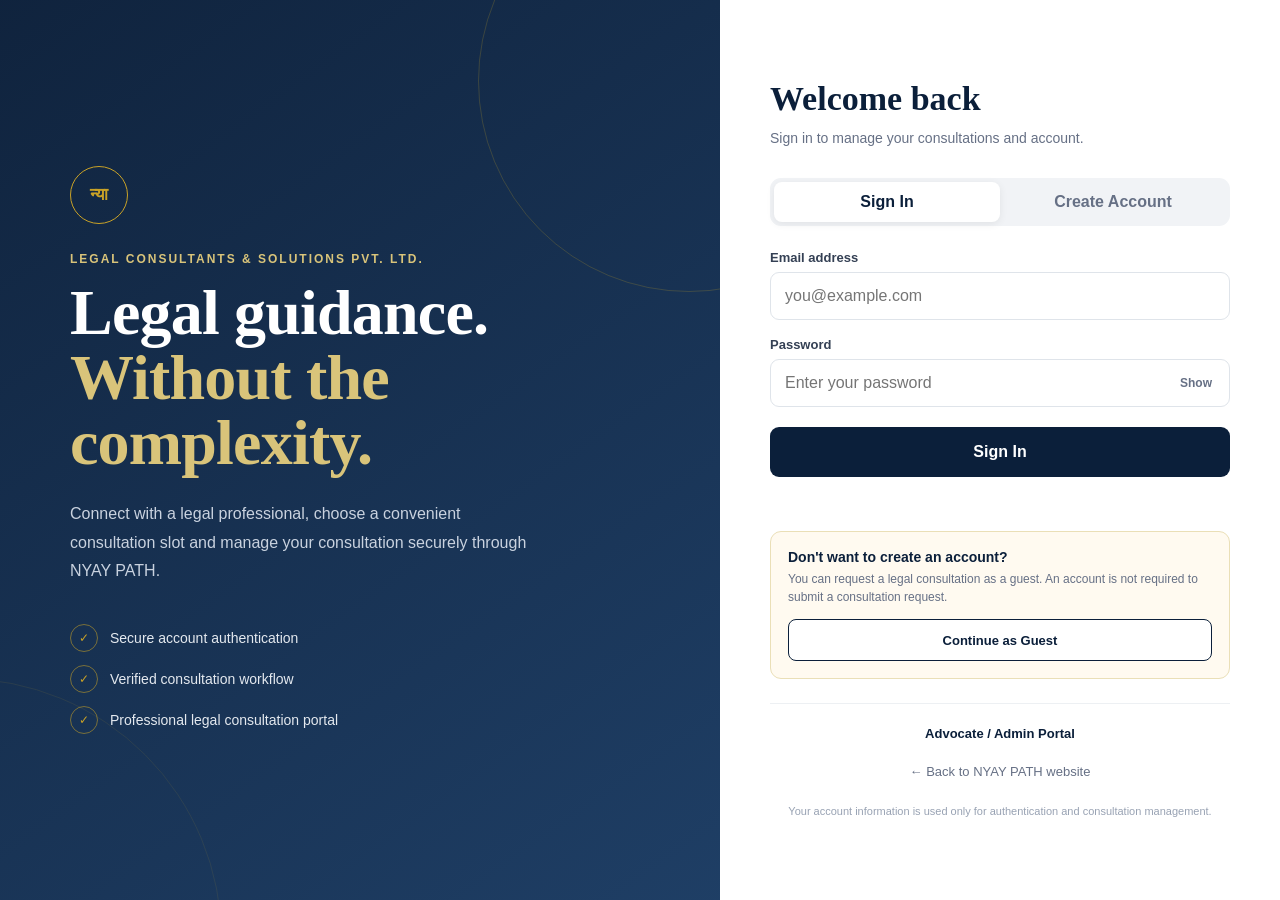
<file: admin-dashboard.html>
<!doctype html><html lang="en"><head><meta charset="utf-8"><meta name="viewport" content="width=device-width,initial-scale=1"><title>Nyay Path — Admin Dashboard</title><link rel="stylesheet" href="dashboard.css"></head><body><script src="dashboard.js"></script></body></html>
</file>
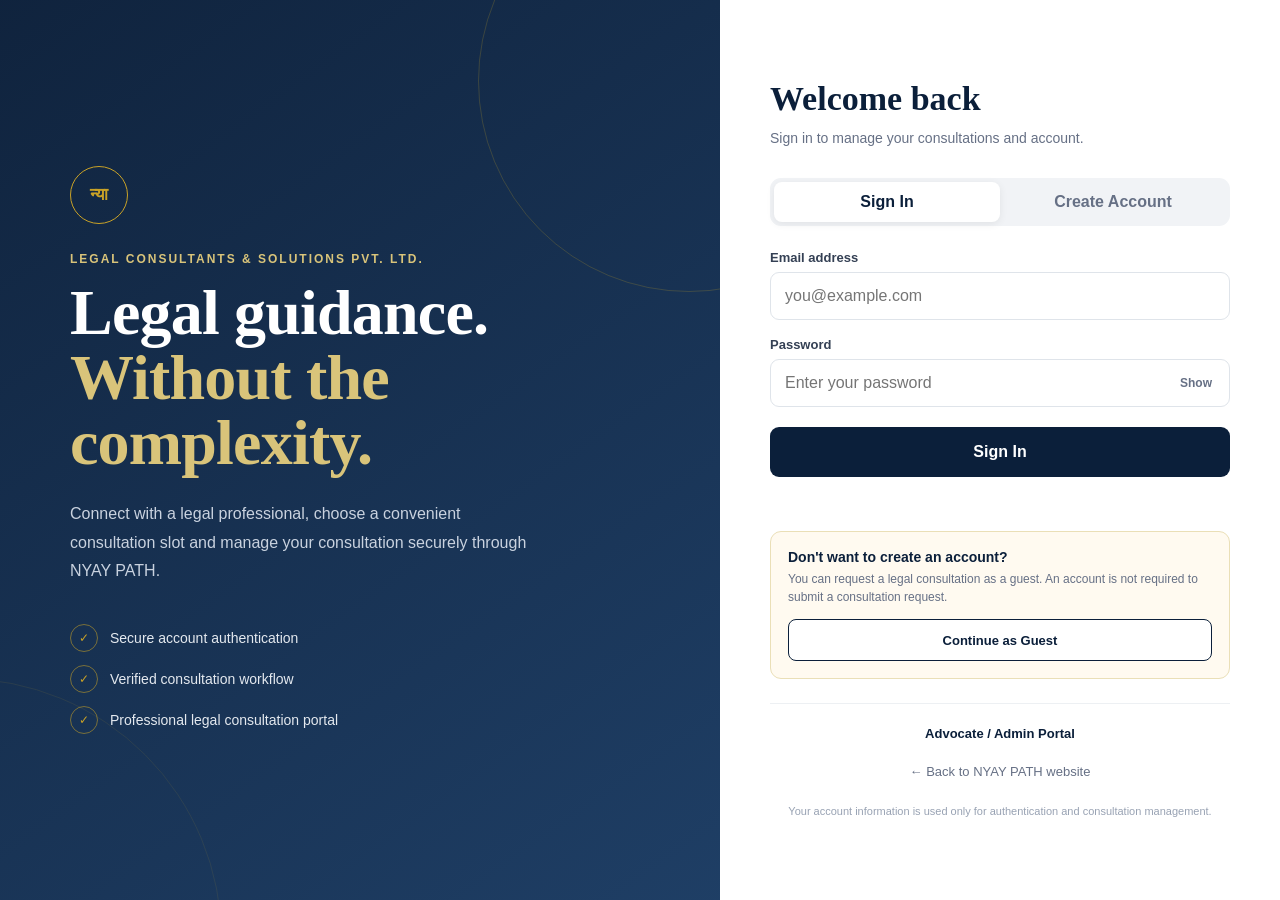
<file: advocate-dashboard.html>
<!doctype html><html lang="en"><head><meta charset="utf-8"><meta name="viewport" content="width=device-width,initial-scale=1"><title>Nyay Path — Advocate Dashboard</title><link rel="stylesheet" href="dashboard.css"></head><body><script src="dashboard.js"></script></body></html>
</file>
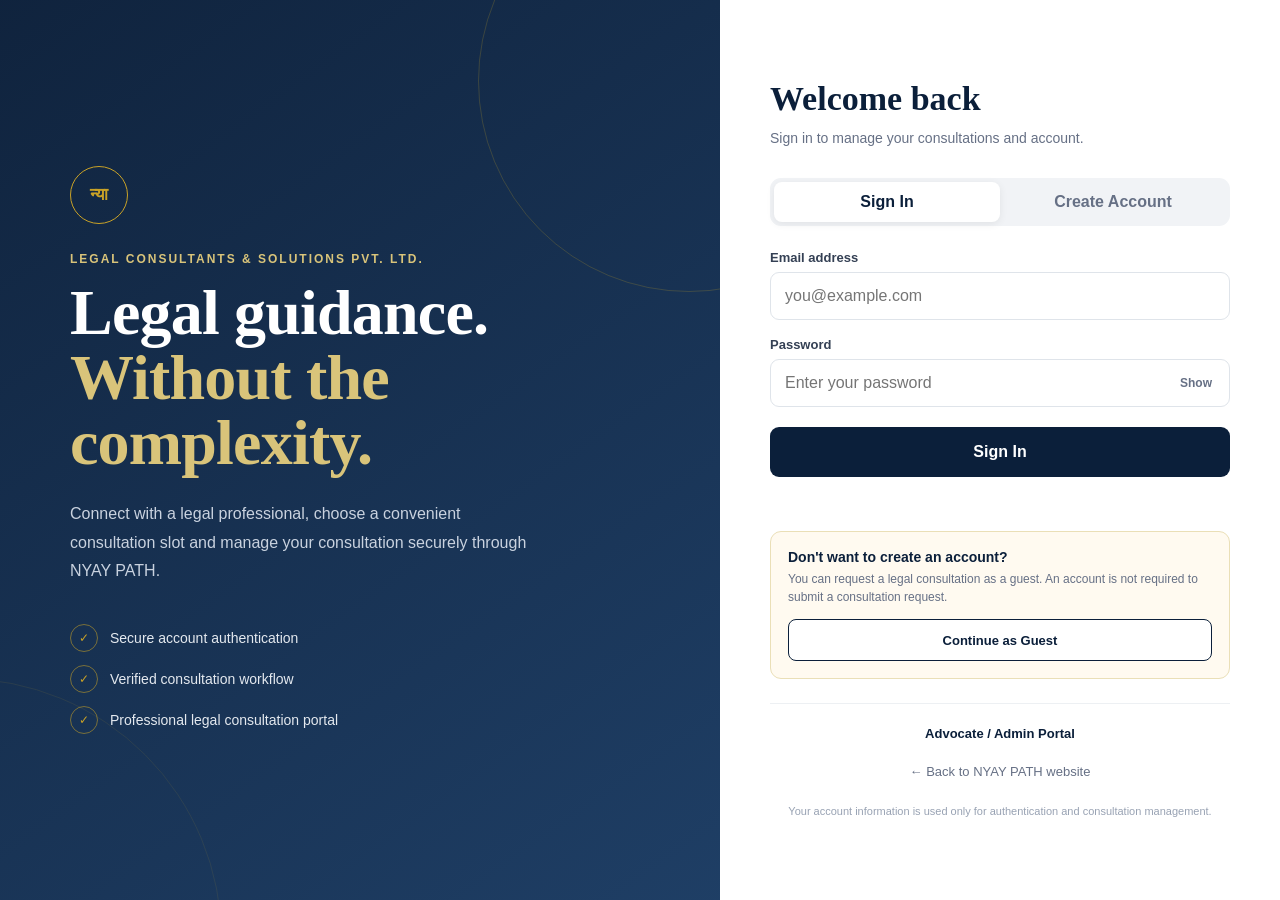
<file: login.html>
<!doctype html>
<html lang="en">
<head>
  <meta charset="utf-8">
  <meta name="viewport" content="width=device-width, initial-scale=1">

  <title>Login & Account — NYAY PATH</title>
  <meta
    name="description"
    content="Sign in to manage your NYAY PATH legal consultations or create a client account."
  >

  <link rel="stylesheet" href="dashboard.css">

  <style>
    :root {
      --np-navy: #0b1f3a;
      --np-navy-light: #16375f;
      --np-gold: #c9a227;
      --np-gold-light: #f4e8bd;
      --np-bg: #f5f7fa;
      --np-white: #ffffff;
      --np-text: #182230;
      --np-muted: #667085;
      --np-border: #dfe4ea;
      --np-danger: #b42318;
      --np-success: #067647;
      --np-shadow: 0 24px 70px rgba(11, 31, 58, 0.12);
    }

    * {
      box-sizing: border-box;
    }

    body {
      margin: 0;
      min-height: 100vh;
      font-family: Inter, Arial, sans-serif;
      background:
        radial-gradient(circle at 10% 10%, rgba(201,162,39,.08), transparent 30%),
        linear-gradient(135deg, #f8fafc 0%, #eef2f6 100%);
      color: var(--np-text);
    }

    a {
      color: inherit;
    }

    .auth-page {
      min-height: 100vh;
      display: grid;
      grid-template-columns: minmax(320px, 1fr) minmax(420px, 560px);
    }

    .auth-brand-panel {
      position: relative;
      overflow: hidden;
      display: flex;
      align-items: center;
      padding: 70px;
      background:
        linear-gradient(145deg, rgba(11,31,58,.98), rgba(22,55,95,.96));
      color: white;
    }

    .auth-brand-panel::before {
      content: "";
      position: absolute;
      width: 420px;
      height: 420px;
      border: 1px solid rgba(201,162,39,.22);
      border-radius: 50%;
      right: -180px;
      top: -130px;
    }

    .auth-brand-panel::after {
      content: "";
      position: absolute;
      width: 520px;
      height: 520px;
      border: 1px solid rgba(201,162,39,.10);
      border-radius: 50%;
      left: -300px;
      bottom: -300px;
    }

    .brand-content {
      position: relative;
      z-index: 1;
      max-width: 560px;
    }

    .brand-mark {
      width: 58px;
      height: 58px;
      border: 1px solid var(--np-gold);
      border-radius: 50%;
      display: grid;
      place-items: center;
      color: var(--np-gold);
      font-size: 17px;
      font-weight: 800;
      margin-bottom: 28px;
    }

    .brand-kicker {
      color: #d9c47a;
      font-size: 12px;
      font-weight: 800;
      letter-spacing: 2px;
      text-transform: uppercase;
      margin-bottom: 14px;
    }

    .brand-content h1 {
      margin: 0;
      font-family: Georgia, serif;
      font-size: clamp(40px, 5vw, 68px);
      line-height: 1.02;
      letter-spacing: -.8px;
    }

    .brand-content h1 span {
      color: #d9c47a;
    }

    .brand-content p {
      max-width: 470px;
      margin: 24px 0 0;
      color: #c9d2df;
      font-size: 16px;
      line-height: 1.8;
    }

    .trust-list {
      display: grid;
      gap: 13px;
      margin-top: 38px;
    }

    .trust-item {
      display: flex;
      align-items: center;
      gap: 12px;
      color: #e4e9ef;
      font-size: 14px;
    }

    .trust-icon {
      width: 28px;
      height: 28px;
      border: 1px solid rgba(201,162,39,.55);
      border-radius: 50%;
      display: grid;
      place-items: center;
      color: var(--np-gold);
      font-size: 12px;
      flex: 0 0 auto;
    }

    .auth-panel {
      display: flex;
      align-items: center;
      justify-content: center;
      padding: 40px 28px;
      background: #fff;
    }

    .auth-card {
      width: 100%;
      max-width: 460px;
    }

    .mobile-brand {
      display: none;
      margin-bottom: 28px;
    }

    .mobile-brand strong {
      font-family: Georgia, serif;
      font-size: 27px;
      color: var(--np-navy);
    }

    .mobile-brand span {
      display: block;
      margin-top: 4px;
      color: var(--np-muted);
      font-size: 12px;
      letter-spacing: .8px;
      text-transform: uppercase;
    }

    .auth-heading {
      margin-bottom: 28px;
    }

    .auth-heading h2 {
      margin: 0;
      color: var(--np-navy);
      font-family: Georgia, serif;
      font-size: 34px;
      line-height: 1.15;
    }

    .auth-heading p {
      margin: 9px 0 0;
      color: var(--np-muted);
      font-size: 14px;
      line-height: 1.6;
    }

    .tabs {
      display: grid;
      grid-template-columns: 1fr 1fr;
      padding: 4px;
      margin-bottom: 24px;
      background: #f1f3f6;
      border-radius: 11px;
    }

    .tab {
      border: 0;
      padding: 11px;
      border-radius: 8px;
      background: transparent;
      color: var(--np-muted);
      font: inherit;
      font-weight: 700;
      cursor: pointer;
    }

    .tab.active {
      background: white;
      color: var(--np-navy);
      box-shadow: 0 2px 8px rgba(0,0,0,.07);
    }

    .auth-form {
      display: none;
    }

    .auth-form.active {
      display: block;
    }

    .field {
      margin-bottom: 17px;
    }

    .field label {
      display: block;
      margin-bottom: 7px;
      color: #344054;
      font-size: 13px;
      font-weight: 700;
    }

    .input-wrap {
      position: relative;
    }

    .field input {
      width: 100%;
      height: 48px;
      padding: 0 14px;
      border: 1px solid var(--np-border);
      border-radius: 9px;
      outline: none;
      background: white;
      color: var(--np-text);
      font: inherit;
      transition: .18s ease;
    }

    .field input:focus {
      border-color: var(--np-navy-light);
      box-shadow: 0 0 0 3px rgba(22,55,95,.08);
    }

    .password-toggle {
      position: absolute;
      top: 50%;
      right: 12px;
      transform: translateY(-50%);
      border: 0;
      background: transparent;
      color: var(--np-muted);
      cursor: pointer;
      font-size: 12px;
      font-weight: 700;
    }

    .password-toggle + input {
      padding-right: 70px;
    }

    .primary-btn {
      width: 100%;
      height: 50px;
      margin-top: 3px;
      border: 0;
      border-radius: 9px;
      background: var(--np-navy);
      color: white;
      font: inherit;
      font-weight: 800;
      cursor: pointer;
      transition: .18s ease;
    }

    .primary-btn:hover {
      background: var(--np-navy-light);
      transform: translateY(-1px);
    }

    .primary-btn:disabled {
      opacity: .65;
      cursor: wait;
      transform: none;
    }

    .message {
      min-height: 20px;
      margin: 10px 0 0;
      font-size: 13px;
      line-height: 1.5;
    }

    .message.error {
      color: var(--np-danger);
    }

    .message.success {
      color: var(--np-success);
    }

    .guest-box {
      margin-top: 24px;
      padding: 17px;
      border: 1px solid #eadfb7;
      border-radius: 11px;
      background: #fffaf0;
    }

    .guest-box strong {
      display: block;
      color: var(--np-navy);
      font-size: 14px;
    }

    .guest-box p {
      margin: 5px 0 12px;
      color: var(--np-muted);
      font-size: 12px;
      line-height: 1.55;
    }

    .guest-btn {
      display: inline-flex;
      align-items: center;
      justify-content: center;
      width: 100%;
      min-height: 42px;
      border: 1px solid var(--np-navy);
      border-radius: 8px;
      color: var(--np-navy);
      background: white;
      font-size: 13px;
      font-weight: 800;
    }

    .portal-link {
      margin-top: 24px;
      padding-top: 20px;
      border-top: 1px solid #edf0f3;
      text-align: center;
    }

    .portal-link a {
      color: var(--np-navy);
      font-size: 13px;
      font-weight: 700;
      text-decoration: none;
    }

    .back-link {
      display: block;
      margin-top: 22px;
      color: var(--np-muted);
      text-align: center;
      font-size: 13px;
      text-decoration: none;
    }

    .back-link:hover,
    .portal-link a:hover {
      text-decoration: underline;
    }

    .legal-note {
      margin-top: 24px;
      color: #98a2b3;
      font-size: 11px;
      line-height: 1.6;
      text-align: center;
    }

    .hidden {
      display: none !important;
    }

    @media (max-width: 900px) {
      .auth-page {
        grid-template-columns: 1fr;
      }

      .auth-brand-panel {
        display: none;
      }

      .auth-panel {
        min-height: 100vh;
        padding: 35px 22px;
      }

      .mobile-brand {
        display: block;
      }
    }

    @media (max-width: 480px) {
      .auth-panel {
        padding: 28px 17px;
      }

      .auth-heading h2 {
        font-size: 30px;
      }
    }
  </style>
</head>

<body>

  <div class="auth-page">

    <!-- LEFT BRAND PANEL -->
    <aside class="auth-brand-panel">
      <div class="brand-content">

        <div class="brand-mark">न्या</div>

        <div class="brand-kicker">
          Legal Consultants & Solutions Pvt. Ltd.
        </div>

        <h1>
          Legal guidance.<br>
          <span>Without the complexity.</span>
        </h1>

        <p>
          Connect with a legal professional, choose a convenient
          consultation slot and manage your consultation securely
          through NYAY PATH.
        </p>

        <div class="trust-list">

          <div class="trust-item">
            <span class="trust-icon">✓</span>
            <span>Secure account authentication</span>
          </div>

          <div class="trust-item">
            <span class="trust-icon">✓</span>
            <span>Verified consultation workflow</span>
          </div>

          <div class="trust-item">
            <span class="trust-icon">✓</span>
            <span>Professional legal consultation portal</span>
          </div>

        </div>

      </div>
    </aside>


    <!-- RIGHT AUTH PANEL -->
    <main class="auth-panel">

      <div class="auth-card">

        <div class="mobile-brand">
          <strong>NYAY PATH</strong>
          <span>Legal Consultants & Solutions</span>
        </div>


        <div class="auth-heading">
          <h2 id="heading">Welcome back</h2>
          <p id="subheading">
            Sign in to manage your consultations and account.
          </p>
        </div>


        <!-- TABS -->
        <div class="tabs">

          <button
            type="button"
            class="tab active"
            id="loginTab"
          >
            Sign In
          </button>

          <button
            type="button"
            class="tab"
            id="registerTab"
          >
            Create Account
          </button>

        </div>


        <!-- LOGIN -->
        <form id="login" class="auth-form active">

          <div class="field">
            <label for="email">Email address</label>
            <input
              id="email"
              type="email"
              autocomplete="email"
              placeholder="you@example.com"
              required
            >
          </div>


          <div class="field">
            <label for="password">Password</label>

            <div class="input-wrap">

              <input
                id="password"
                type="password"
                autocomplete="current-password"
                placeholder="Enter your password"
                minlength="8"
                required
              >

              <button
                type="button"
                class="password-toggle"
                data-target="password"
              >
                Show
              </button>

            </div>
          </div>


          <button
            class="primary-btn"
            id="loginBtn"
            type="submit"
          >
            Sign In
          </button>

          <p
            id="msg"
            class="message"
            aria-live="polite"
          ></p>

        </form>


        <!-- REGISTER -->
        <form id="register" class="auth-form">

          <div class="field">
            <label for="rname">Full name</label>
            <input
              id="rname"
              type="text"
              autocomplete="name"
              placeholder="Your full name"
              required
            >
          </div>


          <div class="field">
            <label for="remail">Email address</label>
            <input
              id="remail"
              type="email"
              autocomplete="email"
              placeholder="you@example.com"
              required
            >
          </div>


          <div class="field">
            <label for="rphone">Mobile number</label>
            <input
              id="rphone"
              type="tel"
              inputmode="numeric"
              autocomplete="tel"
              placeholder="10-digit mobile number"
              maxlength="10"
              pattern="[0-9]{10}"
            >
          </div>


          <div class="field">
            <label for="rpass">Password</label>

            <div class="input-wrap">

              <input
                id="rpass"
                type="password"
                autocomplete="new-password"
                placeholder="Minimum 8 characters"
                minlength="8"
                required
              >

              <button
                type="button"
                class="password-toggle"
                data-target="rpass"
              >
                Show
              </button>

            </div>
          </div>


          <button
            class="primary-btn"
            id="registerBtn"
            type="submit"
          >
            Create Client Account
          </button>

          <p
            id="rmsg"
            class="message"
            aria-live="polite"
          ></p>

        </form>


        <!-- GUEST BOOKING -->
        <div class="guest-box">

          <strong>Don't want to create an account?</strong>

          <p>
            You can request a legal consultation as a guest.
            An account is not required to submit a consultation request.
          </p>

          <a
            class="guest-btn"
            href="index.html#consultation"
          >
            Continue as Guest
          </a>

        </div>


        <!-- ADVOCATE / ADMIN -->
        <div class="portal-link">
          <a href="login.html" id="portalText">
            Advocate / Admin Portal
          </a>
        </div>


        <a
          class="back-link"
          href="index.html"
        >
          ← Back to NYAY PATH website
        </a>


        <div class="legal-note">
          Your account information is used only for authentication
          and consultation management.
        </div>

      </div>

    </main>

  </div>


  <script>
    const API = window.NYAY_PATH_API || '/api';

    const $ = (selector) => document.querySelector(selector);

    const loginForm = $('#login');
    const registerForm = $('#register');

    const loginTab = $('#loginTab');
    const registerTab = $('#registerTab');

    const heading = $('#heading');
    const subheading = $('#subheading');

    const loginMessage = $('#msg');
    const registerMessage = $('#rmsg');

    const loginButton = $('#loginBtn');
    const registerButton = $('#registerBtn');


    function setMessage(element, text, type = '') {
      element.textContent = text;
      element.className = 'message' + (type ? ' ' + type : '');
    }


    function setLoading(button, loading, text, normalText) {
      button.disabled = loading;
      button.textContent = loading ? text : normalText;
    }


    function goToDashboard(role) {

      if (role === 'ADMIN') {
        location.href = 'admin-dashboard.html';
        return;
      }

      if (role === 'ADVOCATE') {
        location.href = 'advocate-dashboard.html';
        return;
      }

      location.href = 'user-dashboard.html';
    }


    function showLogin() {

      loginTab.classList.add('active');
      registerTab.classList.remove('active');

      loginForm.classList.add('active');
      registerForm.classList.remove('active');

      heading.textContent = 'Welcome back';
      subheading.textContent =
        'Sign in to manage your consultations and account.';

      setMessage(loginMessage, '');
      setMessage(registerMessage, '');
    }


    function showRegister() {

      registerTab.classList.add('active');
      loginTab.classList.remove('active');

      registerForm.classList.add('active');
      loginForm.classList.remove('active');

      heading.textContent = 'Create your account';
      subheading.textContent =
        'Create a client account to manage your consultations.';

      setMessage(loginMessage, '');
      setMessage(registerMessage, '');
    }


    loginTab.addEventListener('click', showLogin);
    registerTab.addEventListener('click', showRegister);


    document.querySelectorAll('.password-toggle').forEach((button) => {

      button.addEventListener('click', () => {

        const input = document.getElementById(
          button.dataset.target
        );

        if (!input) return;

        const visible = input.type === 'text';

        input.type = visible ? 'password' : 'text';
        button.textContent = visible ? 'Show' : 'Hide';

      });

    });


    loginForm.addEventListener('submit', async (event) => {

      event.preventDefault();

      setMessage(loginMessage, '');

      const email = $('#email').value.trim();
      const password = $('#password').value;

      setLoading(
        loginButton,
        true,
        'Signing in…',
        'Sign In'
      );

      try {

        const response = await fetch(
          API + '/auth/login',
          {
            method: 'POST',
            headers: {
              'Content-Type': 'application/json'
            },
            body: JSON.stringify({
              email,
              password
            })
          }
        );

        let data = {};

        try {
          data = await response.json();
        } catch (_) {}

        if (!response.ok) {
          throw new Error(
            data.message || 'Unable to sign in. Please check your details.'
          );
        }

        if (!data.token || !data.user) {
          throw new Error(
            'Login response was incomplete. Please try again.'
          );
        }

        localStorage.setItem(
          'nyaypath_token',
          data.token
        );

        setMessage(
          loginMessage,
          'Login successful. Redirecting…',
          'success'
        );

        setTimeout(() => {
          goToDashboard(data.user.role);
        }, 350);

      } catch (error) {

        setMessage(
          loginMessage,
          error.message || 'Unable to sign in.',
          'error'
        );

        setLoading(
          loginButton,
          false,
          'Signing in…',
          'Sign In'
        );

      }

    });


    registerForm.addEventListener('submit', async (event) => {

      event.preventDefault();

      setMessage(registerMessage, '');

      const name = $('#rname').value.trim();
      const email = $('#remail').value.trim();
      const phone = $('#rphone').value.trim();
      const password = $('#rpass').value;

      if (phone && !/^[0-9]{10}$/.test(phone)) {

        setMessage(
          registerMessage,
          'Please enter a valid 10-digit mobile number.',
          'error'
        );

        return;
      }

      if (password.length < 8) {

        setMessage(
          registerMessage,
          'Password must contain at least 8 characters.',
          'error'
        );

        return;
      }

      setLoading(
        registerButton,
        true,
        'Creating account…',
        'Create Client Account'
      );

      try {

        const response = await fetch(
          API + '/auth/register',
          {
            method: 'POST',
            headers: {
              'Content-Type': 'application/json'
            },
            body: JSON.stringify({
              name,
              email,
              phone,
              password
            })
          }
        );

        let data = {};

        try {
          data = await response.json();
        } catch (_) {}

        if (!response.ok) {
          throw new Error(
            data.message || 'Unable to create your account.'
          );
        }

        if (!data.token || !data.user) {
          throw new Error(
            'Account was created but login information was not returned.'
          );
        }

        localStorage.setItem(
          'nyaypath_token',
          data.token
        );

        setMessage(
          registerMessage,
          'Account created successfully. Redirecting…',
          'success'
        );

        setTimeout(() => {
          goToDashboard('CLIENT');
        }, 350);

      } catch (error) {

        setMessage(
          registerMessage,
          error.message || 'Unable to create account.',
          'error'
        );

        setLoading(
          registerButton,
          false,
          'Creating account…',
          'Create Client Account'
        );

      }

    });
  </script>

</body>
</html>
</file>
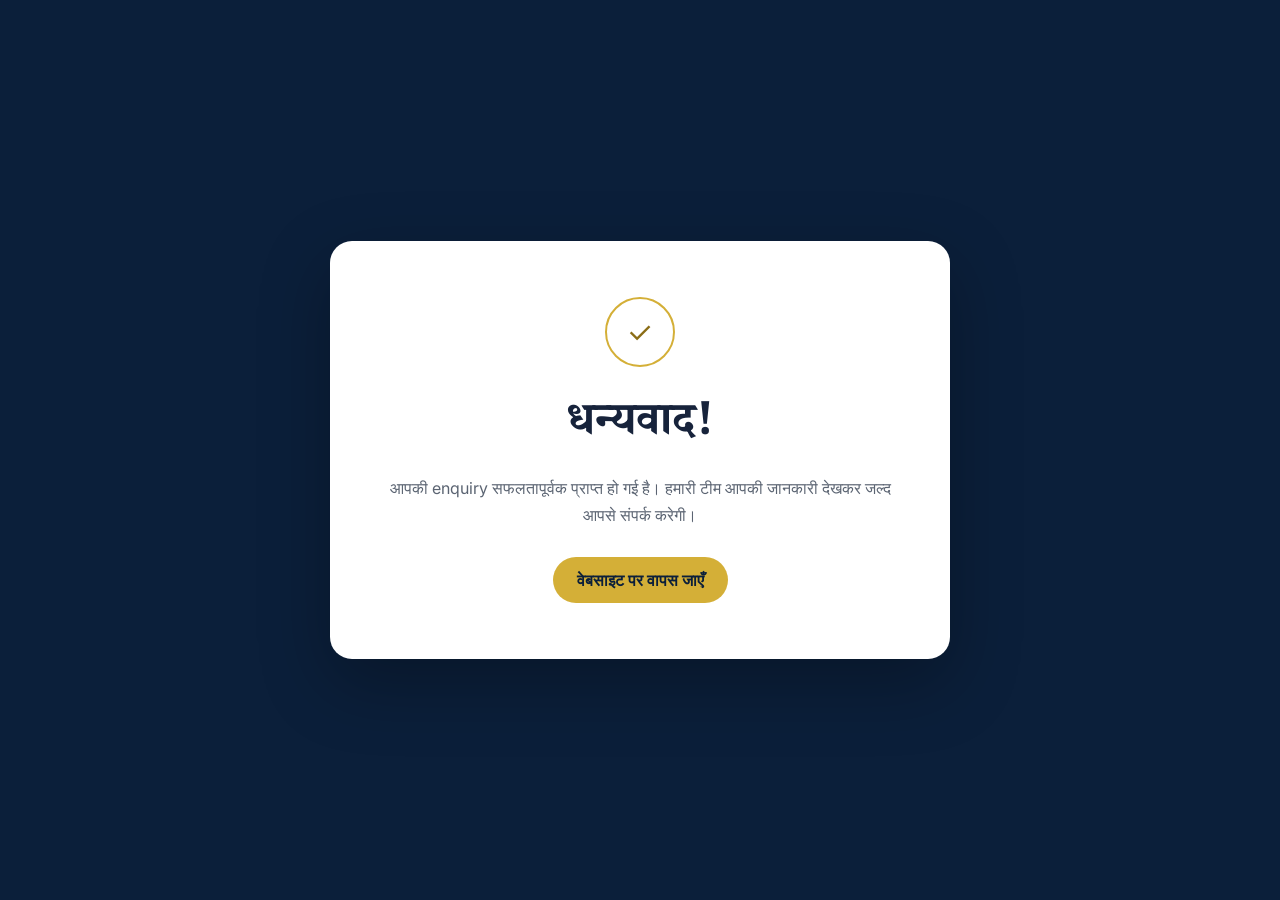
<file: thank-you.html>
<!DOCTYPE html>
<html lang="hi">
<head>
<meta charset="UTF-8">
<meta name="viewport" content="width=device-width, initial-scale=1.0">
<title>धन्यवाद | Nyay Path</title>
<meta name="description" content="Nyay Path — आपकी enquiry प्राप्त हो गई है।">
<link rel="preconnect" href="https://fonts.googleapis.com">
<link rel="preconnect" href="https://fonts.gstatic.com" crossorigin>
<link href="https://fonts.googleapis.com/css2?family=Noto+Serif+Devanagari:wght@600;700&family=Inter:wght@400;500;600;700&display=swap" rel="stylesheet">
<style>
:root{--navy:#0b1f3a;--gold:#d4af37;--cream:#f6f4ee}
*{box-sizing:border-box}body{margin:0;min-height:100vh;display:grid;place-items:center;background:var(--navy);color:white;font-family:Inter,system-ui,sans-serif;padding:24px}
.card{max-width:620px;width:100%;background:#fff;color:#17233b;border-radius:22px;padding:56px 42px;text-align:center;box-shadow:0 24px 70px rgba(0,0,0,.28)}
.mark{width:70px;height:70px;border-radius:50%;border:2px solid var(--gold);display:grid;place-items:center;margin:0 auto 24px;color:#8b6d16;font-size:30px}
h1{font-family:"Noto Serif Devanagari",Georgia,serif;font-size:clamp(30px,6vw,46px);margin:0 0 12px}
p{line-height:1.7;color:#5b6472;margin:0 0 28px}
a{display:inline-flex;padding:13px 24px;border-radius:999px;background:var(--gold);color:var(--navy);font-weight:700;text-decoration:none}
</style>
</head>
<body>
<main class="card">
  <div class="mark">✓</div>
  <h1>धन्यवाद!</h1>
  <p>आपकी enquiry सफलतापूर्वक प्राप्त हो गई है। हमारी टीम आपकी जानकारी देखकर जल्द आपसे संपर्क करेगी।</p>
  <a href="index.html">वेबसाइट पर वापस जाएँ</a>
</main>
</body>
</html>
</file>
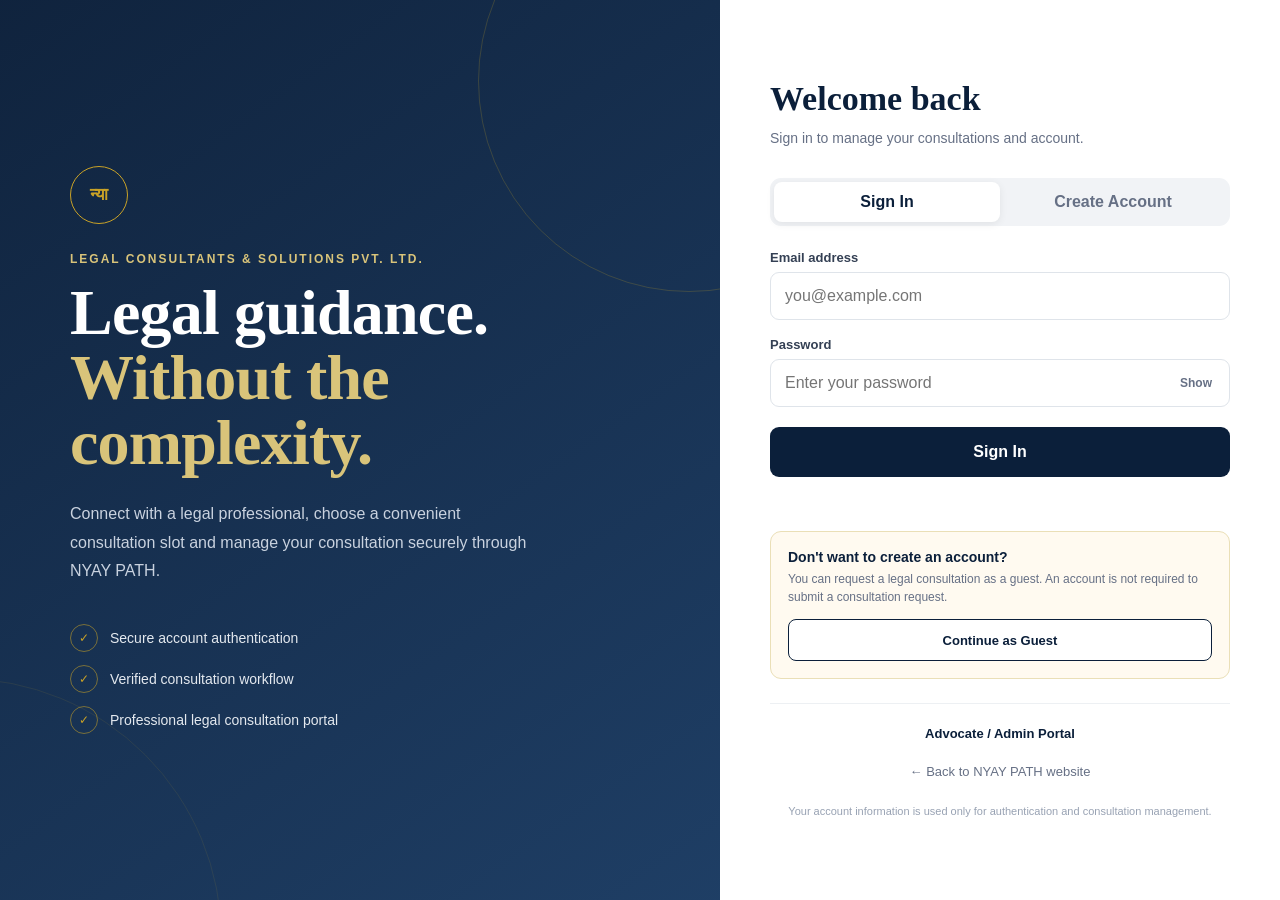
<file: user-dashboard.html>
<!doctype html><html lang="en"><head><meta charset="utf-8"><meta name="viewport" content="width=device-width,initial-scale=1"><title>Nyay Path — Client Dashboard</title><link rel="stylesheet" href="dashboard.css"></head><body><script src="dashboard.js"></script></body></html>
</file>
<file: dashboard.css>
:root{--navy:#0b1f3a;--navy2:#122d50;--gold:#d4af37;--bg:#f5f7fb;--card:#fff;--text:#172033;--muted:#667085;--line:#e5e7eb;--green:#15803d;--red:#b42318;--shadow:0 10px 30px rgba(16,24,40,.08)}*{box-sizing:border-box}body{margin:0;font-family:Inter,Arial,sans-serif;background:var(--bg);color:var(--text)}a{text-decoration:none;color:inherit}.dash{display:flex;min-height:100vh}.sidebar{width:260px;background:var(--navy);color:#fff;padding:24px 16px;position:fixed;inset:0 auto 0 0}.brand{display:flex;align-items:center;gap:12px;padding:8px 10px 28px;border-bottom:1px solid rgba(255,255,255,.12)}.seal{width:42px;height:42px;border:1px solid var(--gold);border-radius:50%;display:grid;place-items:center;color:var(--gold);font-weight:700}.brand strong{display:block}.brand small{color:#aeb9c8}.side-nav{padding-top:22px;display:grid;gap:8px}.side-nav a{padding:12px 14px;border-radius:10px;color:#d8e0ea}.side-nav a:hover,.side-nav a.active{background:rgba(212,175,55,.14);color:#fff}.main{margin-left:260px;width:calc(100% - 260px);padding:28px}.top{display:flex;justify-content:space-between;align-items:center;margin-bottom:24px}.top h1{margin:0;font-size:28px}.user{background:#fff;border:1px solid var(--line);padding:10px 14px;border-radius:12px}.grid{display:grid;grid-template-columns:repeat(4,1fr);gap:16px}.stat{background:var(--card);border:1px solid var(--line);border-radius:16px;padding:20px;box-shadow:var(--shadow)}.stat span{color:var(--muted);font-size:13px}.stat strong{display:block;font-size:30px;margin-top:8px}.section{background:#fff;border:1px solid var(--line);border-radius:16px;margin-top:20px;padding:20px;box-shadow:var(--shadow)}.section h2{margin:0 0 16px;font-size:18px}.table-wrap{overflow:auto}.table{width:100%;border-collapse:collapse}.table th,.table td{text-align:left;padding:13px;border-bottom:1px solid var(--line);white-space:nowrap}.table th{font-size:12px;text-transform:uppercase;color:var(--muted)}.badge{display:inline-flex;padding:5px 9px;border-radius:999px;font-size:12px;font-weight:700}.verified{background:#dcfce7;color:#166534}.pending{background:#fef3c7;color:#92400e}.danger{background:#fee2e2;color:#991b1b}.btn{border:0;border-radius:9px;padding:9px 13px;font-weight:700;cursor:pointer}.btn.gold{background:var(--gold);color:var(--navy)}.btn.dark{background:var(--navy);color:#fff}.btn.light{background:#eef2f7;color:var(--text)}.actions{display:flex;gap:7px}.notice{padding:14px 16px;background:#fff8e1;border-left:4px solid var(--gold);border-radius:8px;margin-top:16px}.form-grid{display:grid;grid-template-columns:repeat(2,1fr);gap:16px}.field label{display:block;font-size:13px;font-weight:700;margin-bottom:7px}.field input,.field select,.field textarea{width:100%;padding:11px 12px;border:1px solid var(--line);border-radius:9px;font:inherit}.field textarea{min-height:110px;resize:vertical}.slots{display:grid;grid-template-columns:repeat(4,1fr);gap:10px}.slot{padding:12px;border:1px solid var(--line);border-radius:10px;background:#fafafa}.slot input{margin-right:6px}.hidden{display:none}@media(max-width:900px){.sidebar{width:210px}.main{margin-left:210px;width:calc(100% - 210px);padding:18px}.grid{grid-template-columns:repeat(2,1fr)}}@media(max-width:650px){.sidebar{position:static;width:100%;min-height:auto}.dash{display:block}.main{margin:0;width:100%}.side-nav{grid-template-columns:repeat(2,1fr)}.grid,.form-grid,.slots{grid-template-columns:1fr}.top{align-items:flex-start;gap:12px;flex-direction:column}}
</file>
